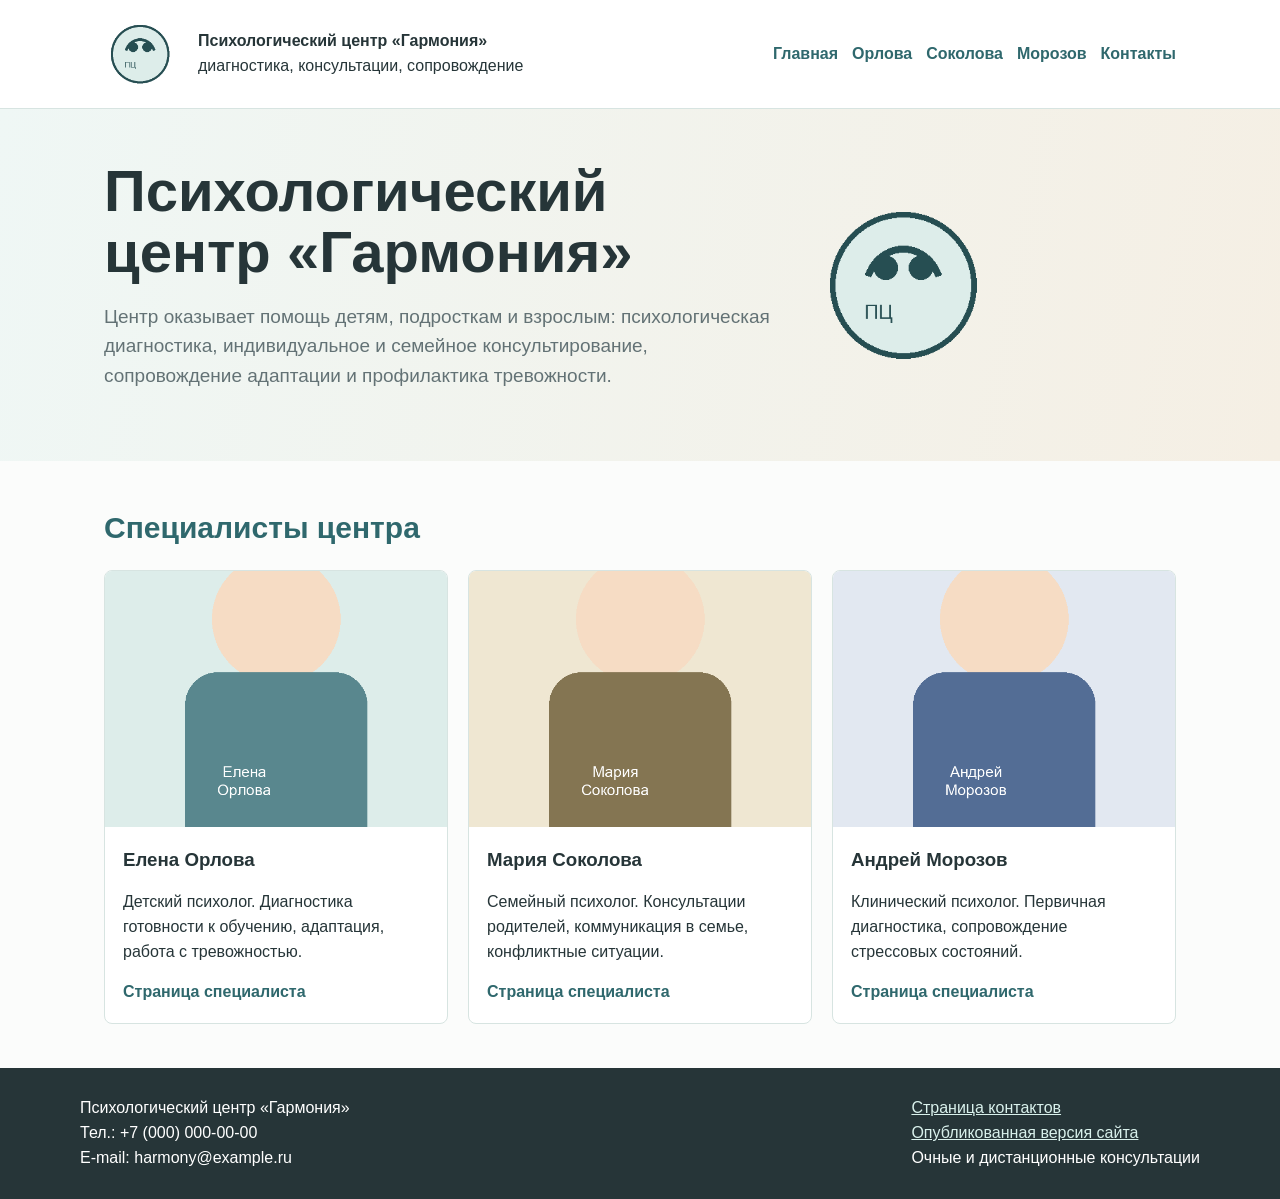
<file: Психологический_центр_готово/07_Практика_6_Сайт/index.html>
<!doctype html>
<html lang="ru"><head><meta charset="utf-8"><meta name="viewport" content="width=device-width, initial-scale=1"><title>Психологический центр «Гармония»</title><link rel="stylesheet" href="styles.css"></head>
<body><header>
  <div class="topbar">
    <img class="logo" src="assets/logo.png" alt="Логотип центра">
    <div><strong>Психологический центр «Гармония»</strong><br><span>диагностика, консультации, сопровождение</span></div>
    <nav>
      <a href="index.html">Главная</a>
      <a href="specialist-orlova.html">Орлова</a>
      <a href="specialist-sokolova.html">Соколова</a>
      <a href="specialist-morozov.html">Морозов</a>
      <a href="contacts.html">Контакты</a>
    </nav>
  </div>
</header>
<main>
  <section class="hero"><div class="hero-inner"><div><h1>Психологический центр «Гармония»</h1><p class="subtitle">Центр оказывает помощь детям, подросткам и взрослым: психологическая диагностика, индивидуальное и семейное консультирование, сопровождение адаптации и профилактика тревожности.</p></div><img class="logo" style="width:180px;height:180px" src="assets/logo.png" alt="Логотип"></div></section>
  <section class="section"><h2>Специалисты центра</h2><div class="grid">
    <article class="card"><img class="portrait" src="assets/orлова.png" alt="Елена Орлова"><div class="card-content"><h3>Елена Орлова</h3><p>Детский психолог. Диагностика готовности к обучению, адаптация, работа с тревожностью.</p><a class="link-button" href="specialist-orlova.html">Страница специалиста</a></div></article>
    <article class="card"><img class="portrait" src="assets/sokolova.png" alt="Мария Соколова"><div class="card-content"><h3>Мария Соколова</h3><p>Семейный психолог. Консультации родителей, коммуникация в семье, конфликтные ситуации.</p><a class="link-button" href="specialist-sokolova.html">Страница специалиста</a></div></article>
    <article class="card"><img class="portrait" src="assets/morozov.png" alt="Андрей Морозов"><div class="card-content"><h3>Андрей Морозов</h3><p>Клинический психолог. Первичная диагностика, сопровождение стрессовых состояний.</p><a class="link-button" href="specialist-morozov.html">Страница специалиста</a></div></article>
  </div></section>
</main><footer>
  <div class="inner">
    <div>Психологический центр «Гармония»<br>Тел.: +7 (000) 000-00-00<br>E-mail: harmony@example.ru</div>
    <div><a href="contacts.html">Страница контактов</a><br><a href="https://famous-crostata-7af634.netlify.app/">Опубликованная версия сайта</a><br>Очные и дистанционные консультации</div>
  </div>
</footer></body></html>
</file>
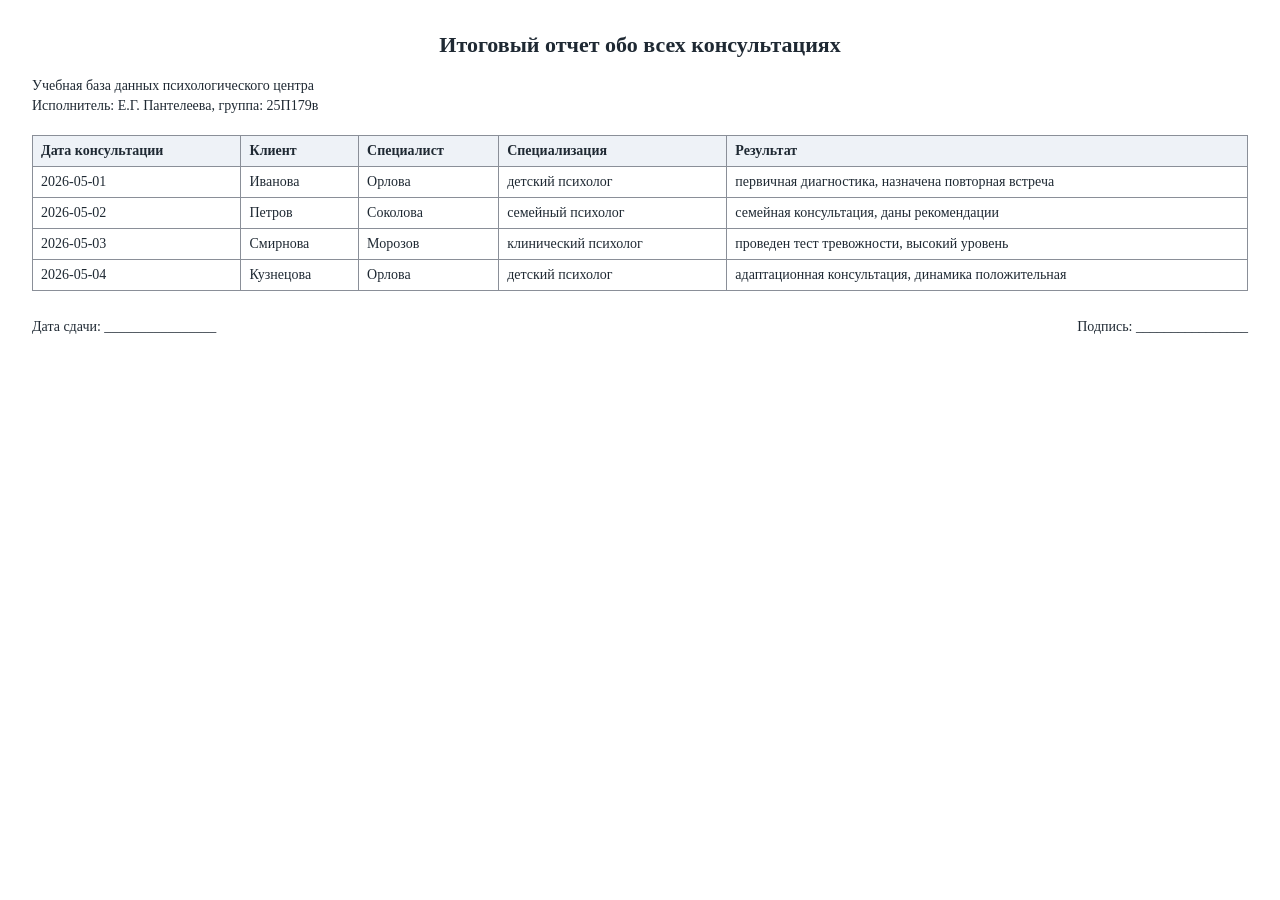
<file: Психологический_центр_готово/06_Практика_5_Access/Итоговый_отчет_обо_всех_консультациях.html>
<!doctype html>
<html lang="ru">
<head>
  <meta charset="utf-8">
  <title>Итоговый отчет обо всех консультациях</title>
  <style>
    body {
      margin: 32px;
      font-family: "Times New Roman", serif;
      color: #1f2933;
      background: #ffffff;
    }
    h1 {
      margin: 0 0 18px;
      font-size: 22px;
      font-weight: 700;
      text-align: center;
    }
    .meta {
      margin-bottom: 18px;
      font-size: 14px;
      line-height: 1.45;
    }
    table {
      width: 100%;
      border-collapse: collapse;
      font-size: 14px;
    }
    th, td {
      border: 1px solid #8a8f98;
      padding: 7px 8px;
      vertical-align: top;
    }
    th {
      background: #eef2f7;
      text-align: left;
      font-weight: 700;
    }
    .sign {
      margin-top: 28px;
      display: flex;
      justify-content: space-between;
      gap: 32px;
      font-size: 14px;
    }
  </style>
</head>
<body>
  <h1>Итоговый отчет обо всех консультациях</h1>
  <div class="meta">
    <div>Учебная база данных психологического центра</div>
    <div>Исполнитель: Е.Г. Пантелеева, группа: 25П179в</div>
  </div>
  <table>
    <thead><tr><th>Дата консультации</th><th>Клиент</th><th>Специалист</th><th>Специализация</th><th>Результат</th></tr></thead>
    <tbody>
      <tr><td>2026-05-01</td><td>Иванова</td><td>Орлова</td><td>детский психолог</td><td>первичная диагностика, назначена повторная встреча</td></tr><tr><td>2026-05-02</td><td>Петров</td><td>Соколова</td><td>семейный психолог</td><td>семейная консультация, даны рекомендации</td></tr><tr><td>2026-05-03</td><td>Смирнова</td><td>Морозов</td><td>клинический психолог</td><td>проведен тест тревожности, высокий уровень</td></tr><tr><td>2026-05-04</td><td>Кузнецова</td><td>Орлова</td><td>детский психолог</td><td>адаптационная консультация, динамика положительная</td></tr>
    </tbody>
  </table>
  <div class="sign">
    <div>Дата сдачи: ________________</div>
    <div>Подпись: ________________</div>
  </div>
</body>
</html>
</file>
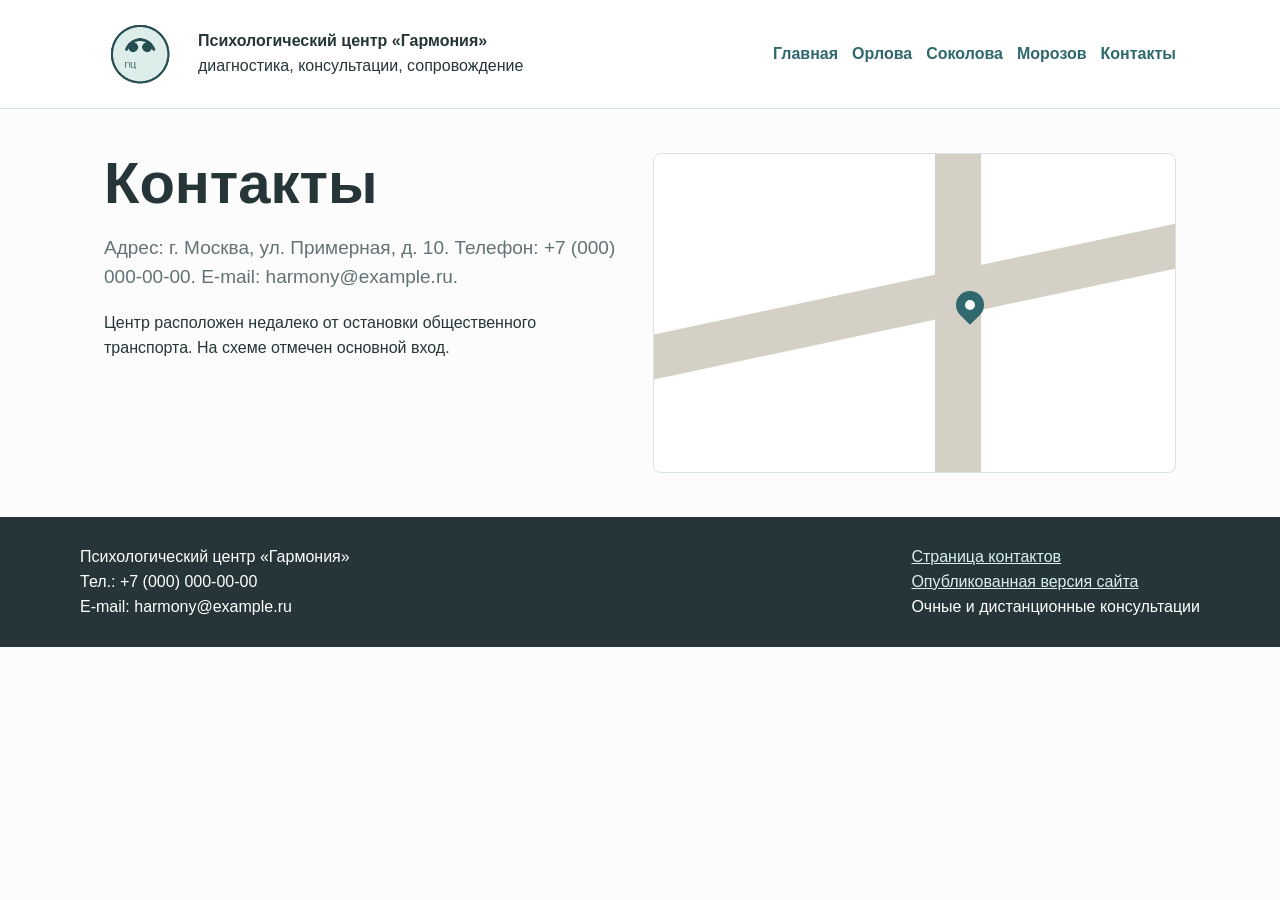
<file: Психологический_центр_готово/07_Практика_6_Сайт/contacts.html>
<!doctype html>
<html lang="ru"><head><meta charset="utf-8"><meta name="viewport" content="width=device-width, initial-scale=1"><title>Контакты</title><link rel="stylesheet" href="styles.css"></head>
<body><header>
  <div class="topbar">
    <img class="logo" src="assets/logo.png" alt="Логотип центра">
    <div><strong>Психологический центр «Гармония»</strong><br><span>диагностика, консультации, сопровождение</span></div>
    <nav>
      <a href="index.html">Главная</a>
      <a href="specialist-orlova.html">Орлова</a>
      <a href="specialist-sokolova.html">Соколова</a>
      <a href="specialist-morozov.html">Морозов</a>
      <a href="contacts.html">Контакты</a>
    </nav>
  </div>
</header><main><section class="section contacts"><div><h1>Контакты</h1><p class="subtitle">Адрес: г. Москва, ул. Примерная, д. 10. Телефон: +7 (000) 000-00-00. E-mail: harmony@example.ru.</p><p>Центр расположен недалеко от остановки общественного транспорта. На схеме отмечен основной вход.</p></div><div class="map" aria-label="Схема-карта проезда"><div class="road one"></div><div class="road two"></div><div class="pin"></div></div></section></main><footer>
  <div class="inner">
    <div>Психологический центр «Гармония»<br>Тел.: +7 (000) 000-00-00<br>E-mail: harmony@example.ru</div>
    <div><a href="contacts.html">Страница контактов</a><br><a href="https://famous-crostata-7af634.netlify.app/">Опубликованная версия сайта</a><br>Очные и дистанционные консультации</div>
  </div>
</footer></body></html>
</file>
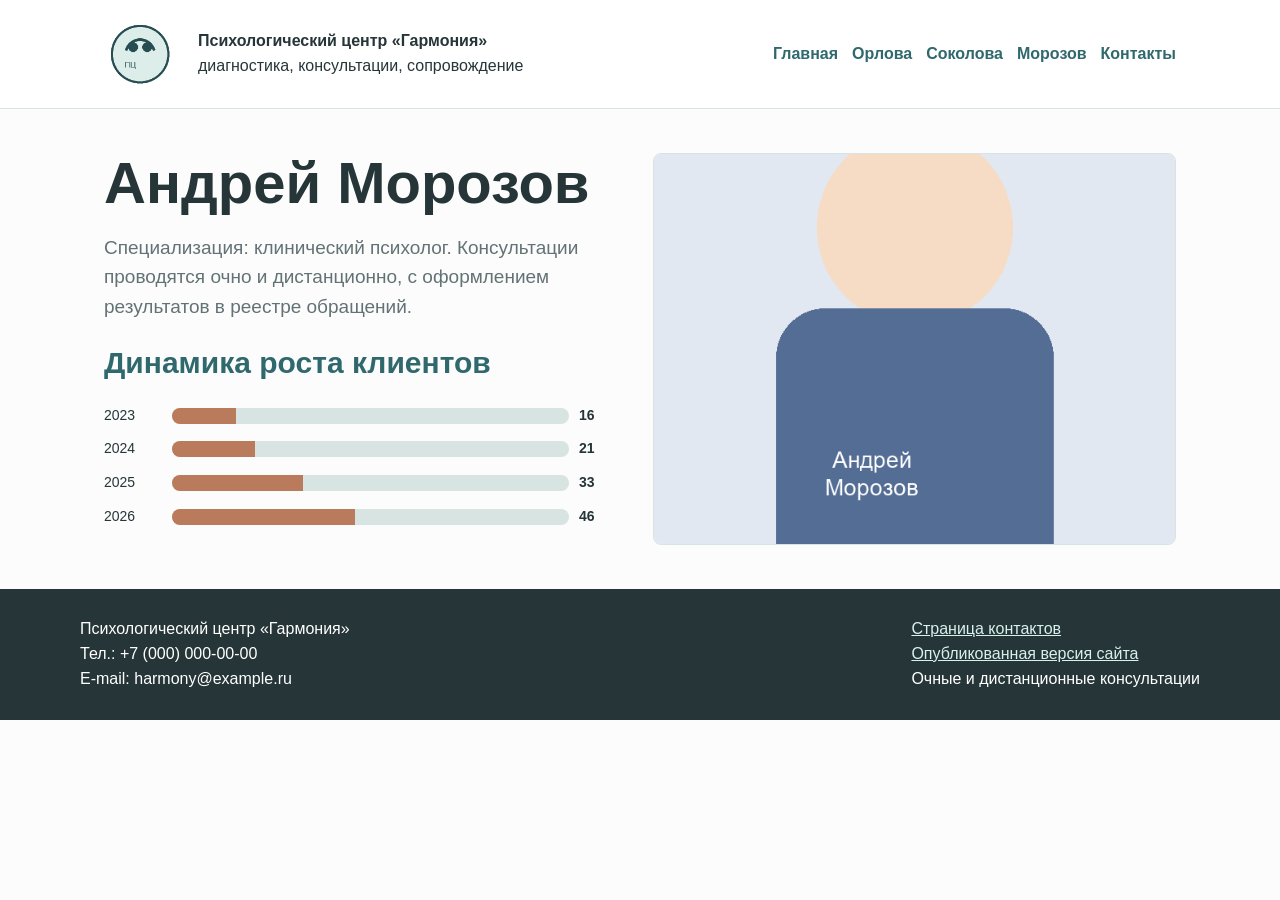
<file: Психологический_центр_готово/07_Практика_6_Сайт/specialist-morozov.html>
<!doctype html>
<html lang="ru"><head><meta charset="utf-8"><meta name="viewport" content="width=device-width, initial-scale=1"><title>Андрей Морозов</title><link rel="stylesheet" href="styles.css"></head>
<body><header>
  <div class="topbar">
    <img class="logo" src="assets/logo.png" alt="Логотип центра">
    <div><strong>Психологический центр «Гармония»</strong><br><span>диагностика, консультации, сопровождение</span></div>
    <nav>
      <a href="index.html">Главная</a>
      <a href="specialist-orlova.html">Орлова</a>
      <a href="specialist-sokolova.html">Соколова</a>
      <a href="specialist-morozov.html">Морозов</a>
      <a href="contacts.html">Контакты</a>
    </nav>
  </div>
</header><main><section class="section"><div class="contacts"><div><h1>Андрей Морозов</h1><p class="subtitle">Специализация: клинический психолог. Консультации проводятся очно и дистанционно, с оформлением результатов в реестре обращений.</p><h2>Динамика роста клиентов</h2><div class="bars"><div class="bar"><span>2023</span><div class="fill"><span style="width:16%"></span></div><b>16</b></div>
<div class="bar"><span>2024</span><div class="fill"><span style="width:21%"></span></div><b>21</b></div>
<div class="bar"><span>2025</span><div class="fill"><span style="width:33%"></span></div><b>33</b></div>
<div class="bar"><span>2026</span><div class="fill"><span style="width:46%"></span></div><b>46</b></div></div></div><img class="portrait card" src="assets/morozov.png" alt="Андрей Морозов"></div></section></main><footer>
  <div class="inner">
    <div>Психологический центр «Гармония»<br>Тел.: +7 (000) 000-00-00<br>E-mail: harmony@example.ru</div>
    <div><a href="contacts.html">Страница контактов</a><br><a href="https://famous-crostata-7af634.netlify.app/">Опубликованная версия сайта</a><br>Очные и дистанционные консультации</div>
  </div>
</footer></body></html>
</file>
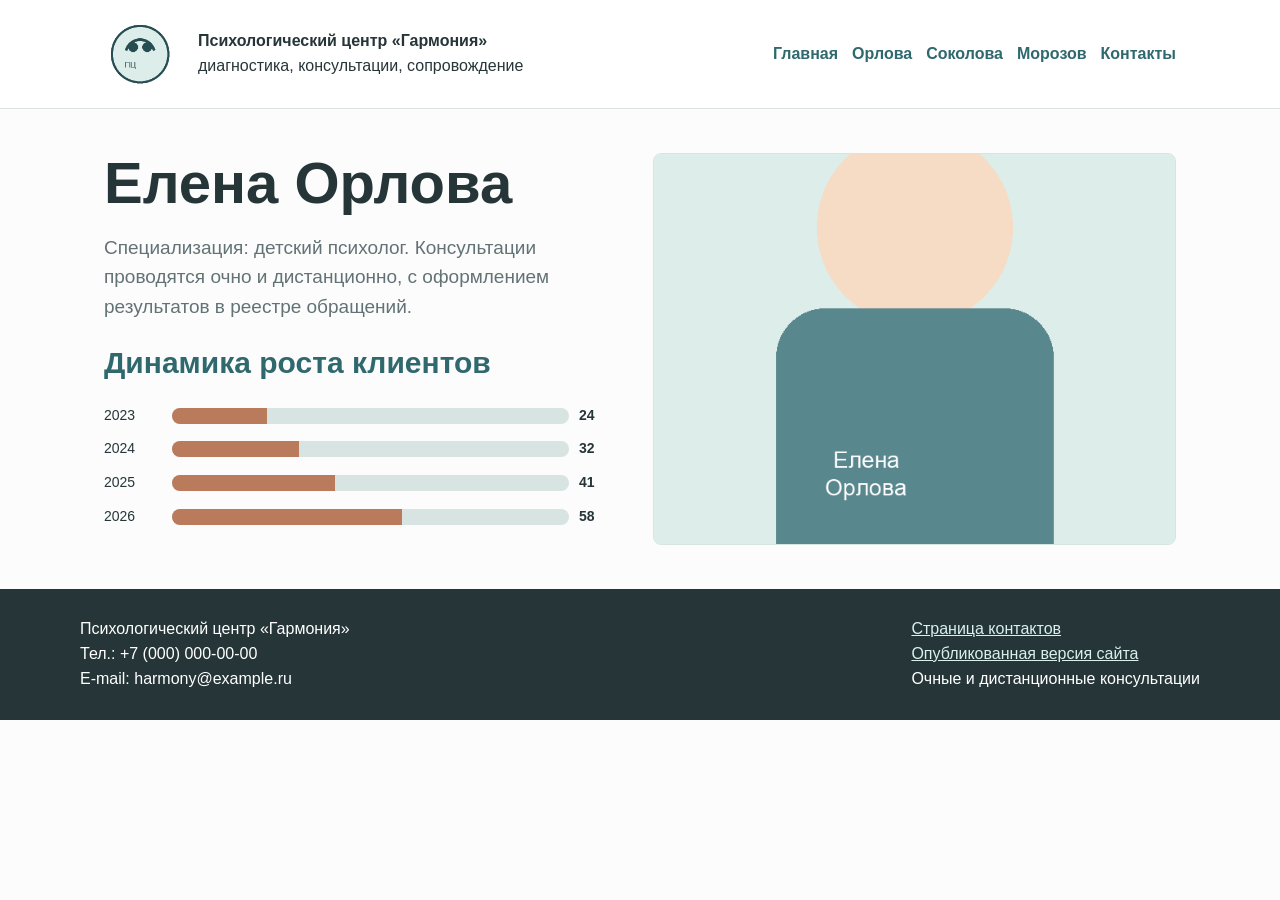
<file: Психологический_центр_готово/07_Практика_6_Сайт/specialist-orlova.html>
<!doctype html>
<html lang="ru"><head><meta charset="utf-8"><meta name="viewport" content="width=device-width, initial-scale=1"><title>Елена Орлова</title><link rel="stylesheet" href="styles.css"></head>
<body><header>
  <div class="topbar">
    <img class="logo" src="assets/logo.png" alt="Логотип центра">
    <div><strong>Психологический центр «Гармония»</strong><br><span>диагностика, консультации, сопровождение</span></div>
    <nav>
      <a href="index.html">Главная</a>
      <a href="specialist-orlova.html">Орлова</a>
      <a href="specialist-sokolova.html">Соколова</a>
      <a href="specialist-morozov.html">Морозов</a>
      <a href="contacts.html">Контакты</a>
    </nav>
  </div>
</header><main><section class="section"><div class="contacts"><div><h1>Елена Орлова</h1><p class="subtitle">Специализация: детский психолог. Консультации проводятся очно и дистанционно, с оформлением результатов в реестре обращений.</p><h2>Динамика роста клиентов</h2><div class="bars"><div class="bar"><span>2023</span><div class="fill"><span style="width:24%"></span></div><b>24</b></div>
<div class="bar"><span>2024</span><div class="fill"><span style="width:32%"></span></div><b>32</b></div>
<div class="bar"><span>2025</span><div class="fill"><span style="width:41%"></span></div><b>41</b></div>
<div class="bar"><span>2026</span><div class="fill"><span style="width:58%"></span></div><b>58</b></div></div></div><img class="portrait card" src="assets/orлова.png" alt="Елена Орлова"></div></section></main><footer>
  <div class="inner">
    <div>Психологический центр «Гармония»<br>Тел.: +7 (000) 000-00-00<br>E-mail: harmony@example.ru</div>
    <div><a href="contacts.html">Страница контактов</a><br><a href="https://famous-crostata-7af634.netlify.app/">Опубликованная версия сайта</a><br>Очные и дистанционные консультации</div>
  </div>
</footer></body></html>
</file>
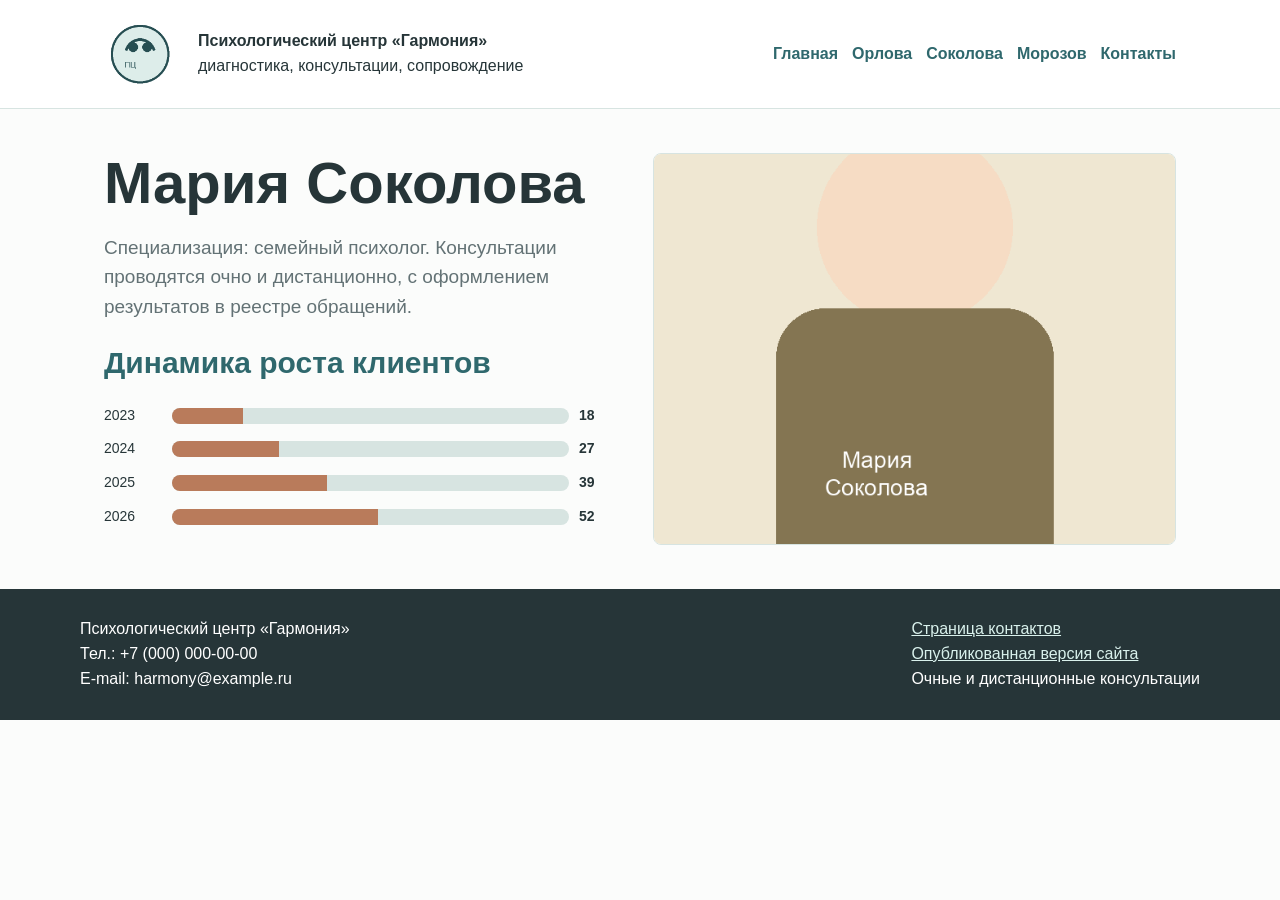
<file: Психологический_центр_готово/07_Практика_6_Сайт/specialist-sokolova.html>
<!doctype html>
<html lang="ru"><head><meta charset="utf-8"><meta name="viewport" content="width=device-width, initial-scale=1"><title>Мария Соколова</title><link rel="stylesheet" href="styles.css"></head>
<body><header>
  <div class="topbar">
    <img class="logo" src="assets/logo.png" alt="Логотип центра">
    <div><strong>Психологический центр «Гармония»</strong><br><span>диагностика, консультации, сопровождение</span></div>
    <nav>
      <a href="index.html">Главная</a>
      <a href="specialist-orlova.html">Орлова</a>
      <a href="specialist-sokolova.html">Соколова</a>
      <a href="specialist-morozov.html">Морозов</a>
      <a href="contacts.html">Контакты</a>
    </nav>
  </div>
</header><main><section class="section"><div class="contacts"><div><h1>Мария Соколова</h1><p class="subtitle">Специализация: семейный психолог. Консультации проводятся очно и дистанционно, с оформлением результатов в реестре обращений.</p><h2>Динамика роста клиентов</h2><div class="bars"><div class="bar"><span>2023</span><div class="fill"><span style="width:18%"></span></div><b>18</b></div>
<div class="bar"><span>2024</span><div class="fill"><span style="width:27%"></span></div><b>27</b></div>
<div class="bar"><span>2025</span><div class="fill"><span style="width:39%"></span></div><b>39</b></div>
<div class="bar"><span>2026</span><div class="fill"><span style="width:52%"></span></div><b>52</b></div></div></div><img class="portrait card" src="assets/sokolova.png" alt="Мария Соколова"></div></section></main><footer>
  <div class="inner">
    <div>Психологический центр «Гармония»<br>Тел.: +7 (000) 000-00-00<br>E-mail: harmony@example.ru</div>
    <div><a href="contacts.html">Страница контактов</a><br><a href="https://famous-crostata-7af634.netlify.app/">Опубликованная версия сайта</a><br>Очные и дистанционные консультации</div>
  </div>
</footer></body></html>
</file>
<file: Психологический_центр_готово/07_Практика_6_Сайт/styles.css>
:root {
  --ink: #263538;
  --muted: #637275;
  --line: #d7e4e1;
  --brand: #2f686d;
  --accent: #b97b5b;
  --soft: #eff7f5;
  --warm: #f5efe4;
}
* { box-sizing: border-box; }
body { margin: 0; font-family: Arial, sans-serif; color: var(--ink); background: #fbfcfb; line-height: 1.55; }
header { border-bottom: 1px solid var(--line); background: white; }
.topbar { max-width: 1120px; margin: 0 auto; padding: 18px 24px; display: flex; align-items: center; gap: 22px; }
.logo { width: 72px; height: 72px; }
nav { margin-left: auto; display: flex; gap: 14px; flex-wrap: wrap; }
nav a, .link-button { color: var(--brand); text-decoration: none; font-weight: 700; }
.hero { background: linear-gradient(100deg, var(--soft), var(--warm)); }
.hero-inner { max-width: 1120px; margin: 0 auto; padding: 52px 24px; display: grid; grid-template-columns: 1.3fr .7fr; gap: 36px; align-items: center; }
h1 { font-size: clamp(32px, 5vw, 58px); line-height: 1.05; margin: 0 0 18px; letter-spacing: 0; }
h2 { font-size: 30px; margin: 0 0 18px; color: var(--brand); }
h3 { margin: 0 0 8px; }
.subtitle { font-size: 19px; color: var(--muted); max-width: 760px; }
.section { max-width: 1120px; margin: 0 auto; padding: 44px 24px; }
.grid { display: grid; grid-template-columns: repeat(3, minmax(0, 1fr)); gap: 20px; }
.card { background: white; border: 1px solid var(--line); border-radius: 8px; overflow: hidden; }
.card-content { padding: 18px; }
.portrait { width: 100%; aspect-ratio: 4 / 3; object-fit: cover; display: block; }
.bars { display: grid; gap: 12px; margin-top: 14px; }
.bar { display: grid; grid-template-columns: 58px 1fr 48px; gap: 10px; align-items: center; font-size: 14px; }
.fill { height: 16px; background: var(--line); border-radius: 999px; overflow: hidden; }
.fill span { display: block; height: 100%; background: var(--accent); }
.contacts { display: grid; grid-template-columns: 1fr 1fr; gap: 26px; align-items: stretch; }
.map { min-height: 320px; border: 1px solid var(--line); background: white; position: relative; overflow: hidden; border-radius: 8px; }
.road { position: absolute; background: #d5d0c5; }
.road.one { width: 130%; height: 44px; left: -10%; top: 120px; transform: rotate(-12deg); }
.road.two { width: 46px; height: 130%; left: 54%; top: -20%; }
.pin { position: absolute; left: 58%; top: 43%; width: 28px; height: 28px; border-radius: 50% 50% 50% 0; transform: rotate(-45deg); background: var(--brand); }
.pin::after { content: ""; position: absolute; width: 10px; height: 10px; border-radius: 50%; background: white; left: 9px; top: 9px; }
footer { background: var(--ink); color: white; padding: 28px 24px; }
footer .inner { max-width: 1120px; margin: 0 auto; display: flex; justify-content: space-between; gap: 20px; flex-wrap: wrap; }
footer a { color: #d9f1ec; }
@media (max-width: 760px) {
  .hero-inner, .grid, .contacts { grid-template-columns: 1fr; }
  nav { margin-left: 0; }
  .topbar { align-items: flex-start; flex-direction: column; }
}
</file>
